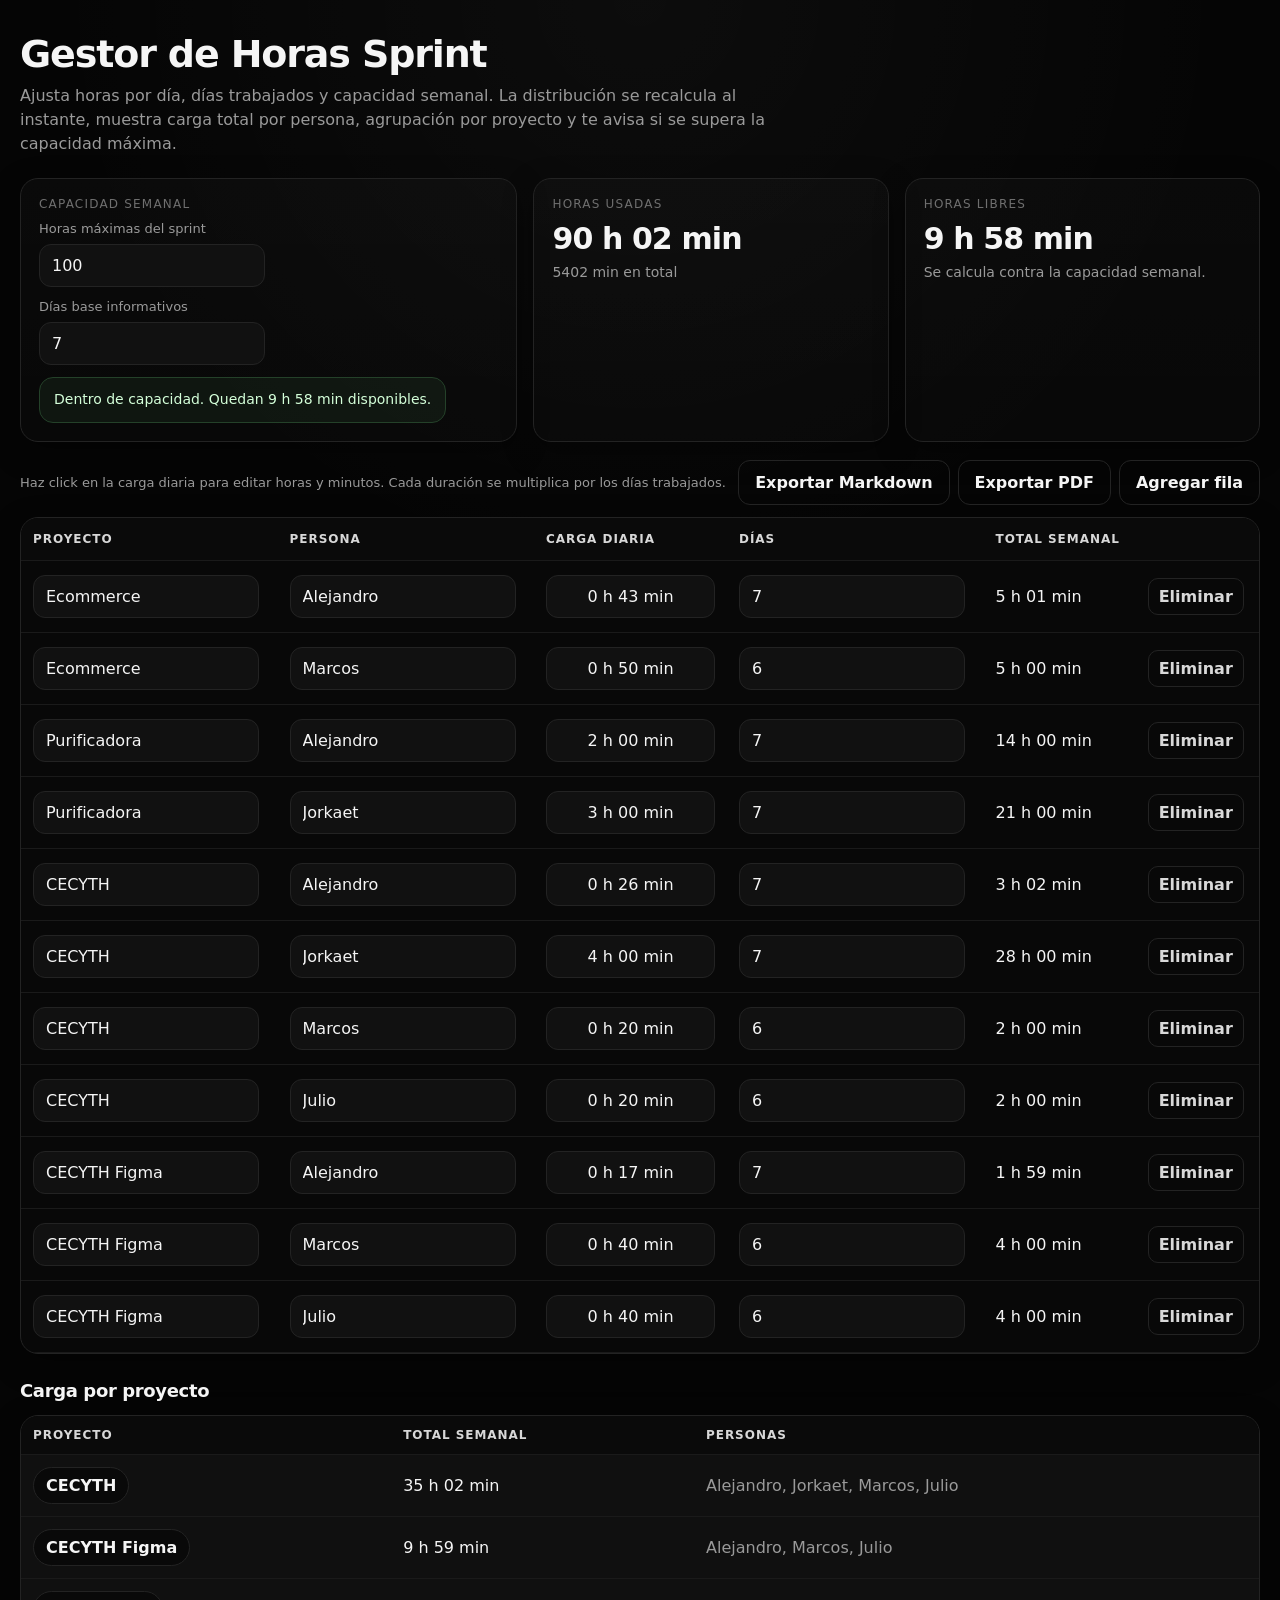
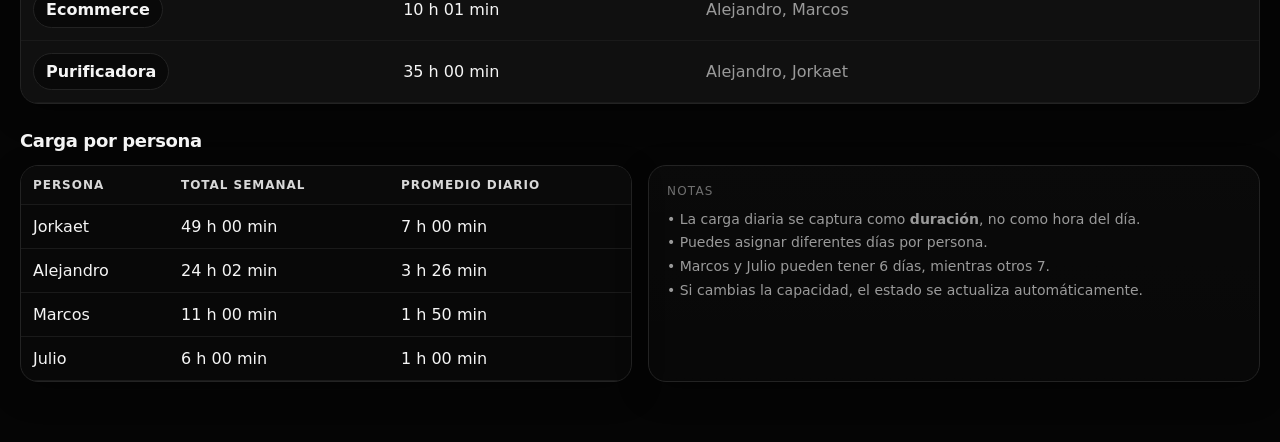
<file: index.html>
<!DOCTYPE html>
<html lang="es">

<head>
  <meta charset="UTF-8" />
  <meta name="viewport" content="width=device-width, initial-scale=1.0" />
  <title>Gestor de Horas Sprint</title>
  <link rel="stylesheet" href="styles.css">
</head>

<body>
  <div class="container">
    <div class="hero">
      <div>
        <h1>Gestor de Horas Sprint</h1>
        <p>
          Ajusta horas por día, días trabajados y capacidad semanal. La distribución se recalcula al instante,
          muestra carga total por persona, agrupación por proyecto y te avisa si se supera la capacidad máxima.
        </p>
      </div>
    </div>

    <div class="grid">
      <div class="card">
        <div class="label">Capacidad semanal</div>
        <div class="controls">
          <div class="field">
            <label for="capacidad">Horas máximas del sprint</label>
            <input type="number" id="capacidad" min="0" step="1" value="100" />
            <span class="print-only" id="capacidadPrint"></span>
          </div>
          <div class="field">
            <label for="diasBase">Días base informativos</label>
            <input type="number" id="diasBase" min="1" step="1" value="7" />
            <span class="print-only" id="diasBasePrint"></span>
          </div>
        </div>
        <div id="estado" class="status ok"></div>
      </div>

      <div class="card">
        <div class="label">Horas usadas</div>
        <div class="big" id="usado">0 h 00 min</div>
        <div class="sub" id="usadoDetalle">0 min en total</div>
      </div>

      <div class="card">
        <div class="label">Horas libres</div>
        <div class="big" id="disponible">0 h 00 min</div>
        <div class="sub">Se calcula contra la capacidad semanal.</div>
      </div>
    </div>

    <div class="toolbar">
      <div class="hint">Haz click en la carga diaria para editar horas y minutos. Cada duración se multiplica por los días trabajados.
      </div>
      <div class="actions">
        <button class="secondary" type="button" id="exportarMarkdownBtn">Exportar Markdown</button>
        <button class="secondary" type="button" id="exportarPdfBtn">Exportar PDF</button>
        <button class="secondary" type="button" id="agregarFilaBtn">Agregar fila</button>
      </div>
    </div>

    <div class="table-wrap">
      <table>
        <thead>
          <tr>
            <th>Proyecto</th>
            <th>Persona</th>
            <th>Carga diaria</th>
            <th>Días</th>
            <th>Total semanal</th>
            <th></th>
          </tr>
        </thead>
        <tbody id="tablaBody"></tbody>
      </table>
    </div>

    <h2 class="section-title">Carga por proyecto</h2>
    <div class="table-wrap mini-table">
      <table>
        <thead>
          <tr>
            <th>Proyecto</th>
            <th>Total semanal</th>
            <th>Personas</th>
          </tr>
        </thead>
        <tbody id="proyectosResumen"></tbody>
      </table>
    </div>

    <h2 class="section-title">Carga por persona</h2>
    <div class="summary-grid">
      <div class="table-wrap mini-table">
        <table>
          <thead>
            <tr>
              <th>Persona</th>
              <th>Total semanal</th>
              <th>Promedio diario</th>
            </tr>
          </thead>
          <tbody id="personasResumen"></tbody>
        </table>
      </div>

      <div class="card">
        <div class="label">Notas</div>
        <div class="sub" style="margin-top:0; line-height:1.7;">
          <div>• La carga diaria se captura como <strong>duración</strong>, no como hora del día.</div>
          <div>• Puedes asignar diferentes días por persona.</div>
          <div>• Marcos y Julio pueden tener 6 días, mientras otros 7.</div>
          <div>• Si cambias la capacidad, el estado se actualiza automáticamente.</div>
        </div>
      </div>
    </div>
  </div>
</body>

<script src="script.js"></script>

</html>
</file>
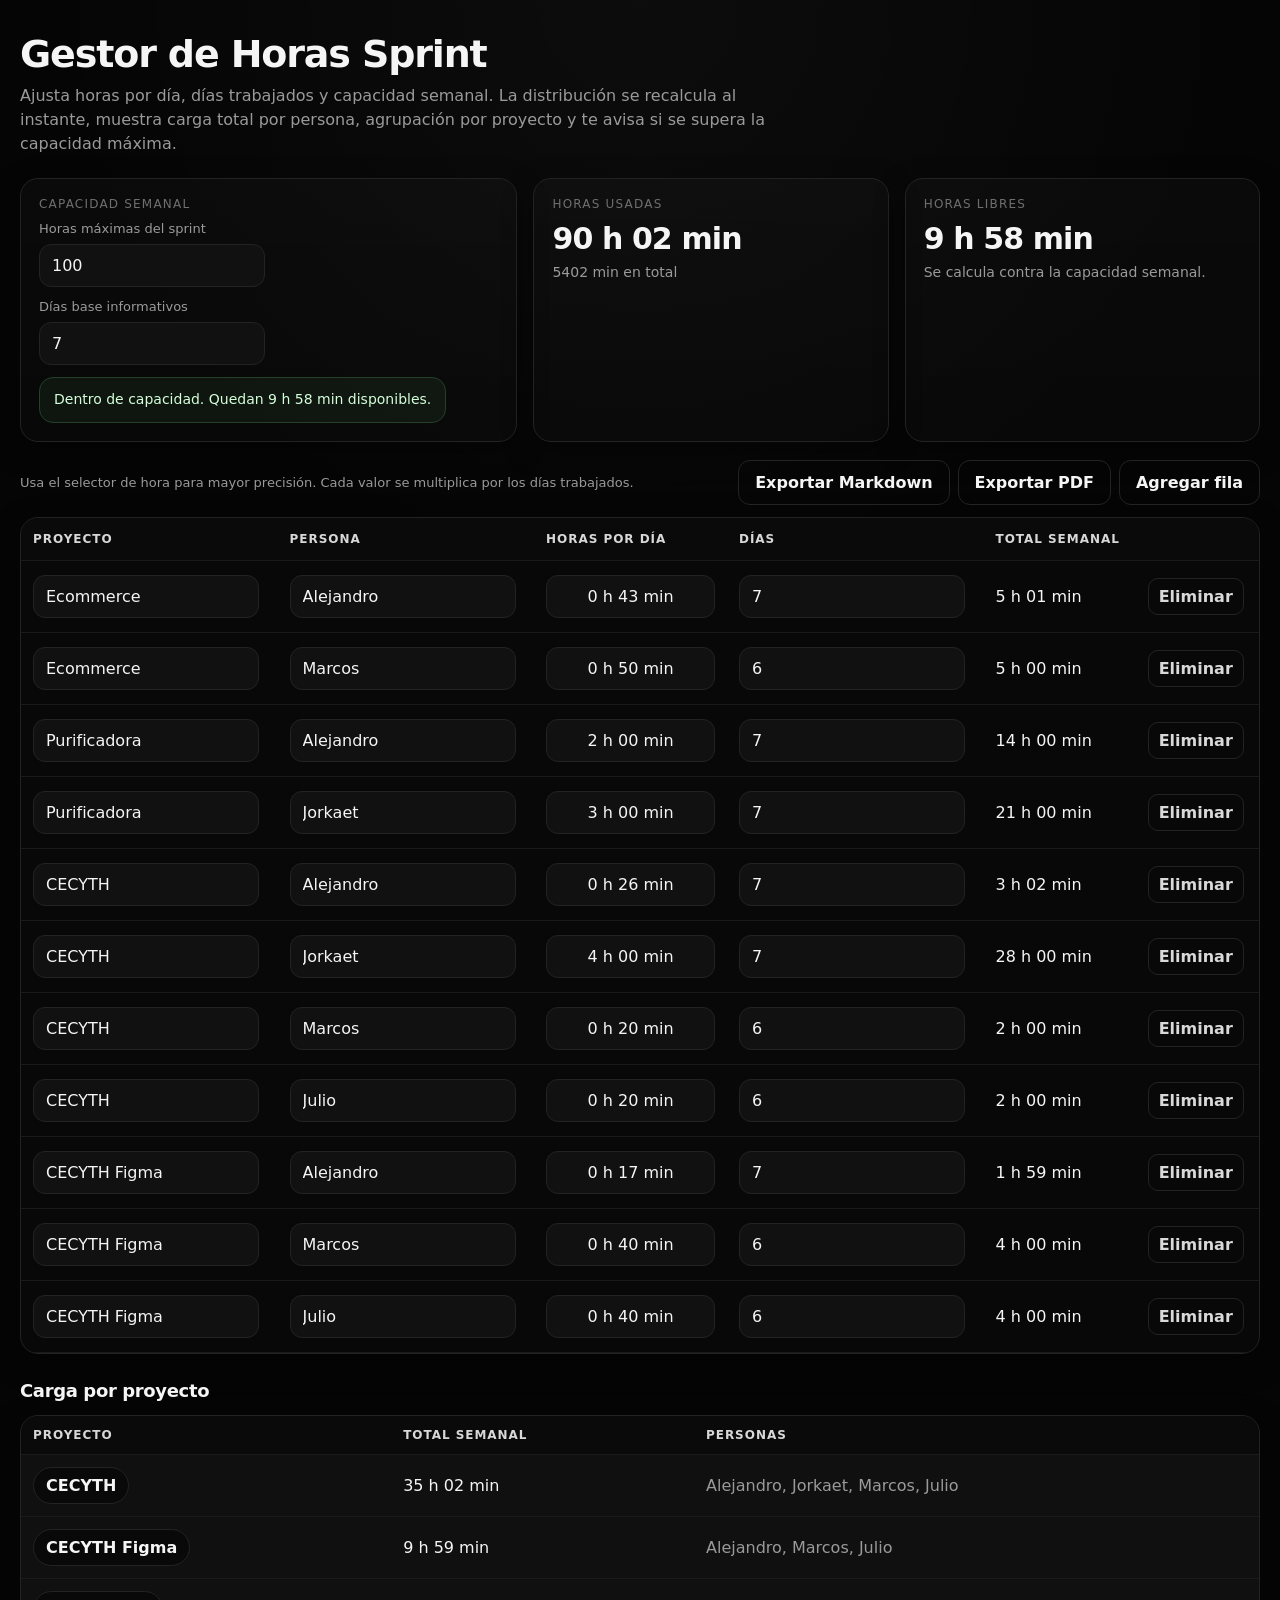
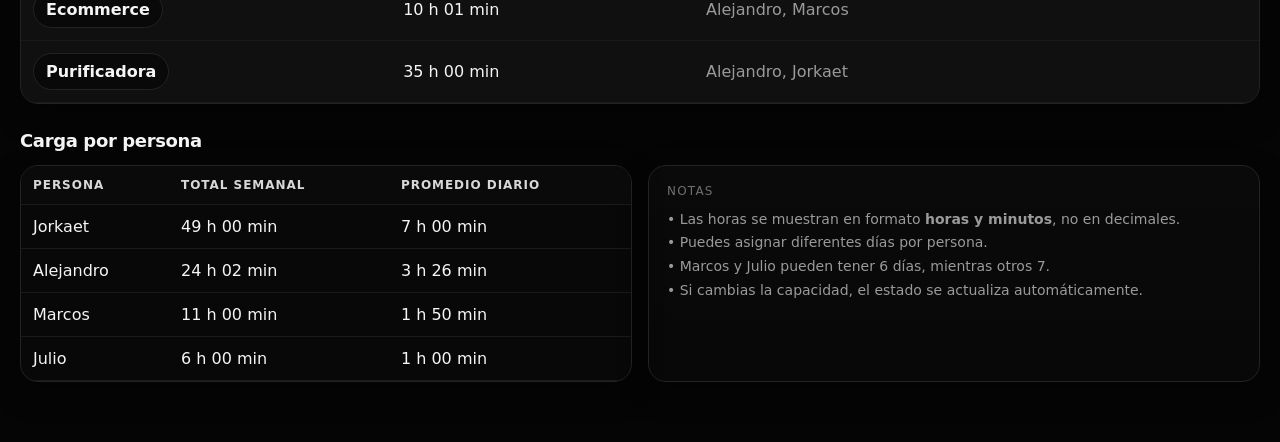
<file: distribucion.html>
<!DOCTYPE html>
<html lang="es">

<head>
  <meta charset="UTF-8" />
  <meta name="viewport" content="width=device-width, initial-scale=1.0" />
  <title>Gestor de Horas Sprint</title>
  <link rel="stylesheet" href="styles.css">
</head>

<body>
  <div class="container">
    <div class="hero">
      <div>
        <h1>Gestor de Horas Sprint</h1>
        <p>
          Ajusta horas por día, días trabajados y capacidad semanal. La distribución se recalcula al instante,
          muestra carga total por persona, agrupación por proyecto y te avisa si se supera la capacidad máxima.
        </p>
      </div>
    </div>

    <div class="grid">
      <div class="card">
        <div class="label">Capacidad semanal</div>
        <div class="controls">
          <div class="field">
            <label for="capacidad">Horas máximas del sprint</label>
            <input type="number" id="capacidad" min="0" step="1" value="100" />
            <span class="print-only" id="capacidadPrint"></span>
          </div>
          <div class="field">
            <label for="diasBase">Días base informativos</label>
            <input type="number" id="diasBase" min="1" step="1" value="7" />
            <span class="print-only" id="diasBasePrint"></span>
          </div>
        </div>
        <div id="estado" class="status ok"></div>
      </div>

      <div class="card">
        <div class="label">Horas usadas</div>
        <div class="big" id="usado">0 h 00 min</div>
        <div class="sub" id="usadoDetalle">0 min en total</div>
      </div>

      <div class="card">
        <div class="label">Horas libres</div>
        <div class="big" id="disponible">0 h 00 min</div>
        <div class="sub">Se calcula contra la capacidad semanal.</div>
      </div>
    </div>

    <div class="toolbar">
      <div class="hint">Usa el selector de hora para mayor precisión. Cada valor se multiplica por los días trabajados.
      </div>
      <div class="actions">
        <button class="secondary" type="button" id="exportarMarkdownBtn">Exportar Markdown</button>
        <button class="secondary" type="button" id="exportarPdfBtn">Exportar PDF</button>
        <button class="secondary" type="button" id="agregarFilaBtn">Agregar fila</button>
      </div>
    </div>

    <div class="table-wrap">
      <table>
        <thead>
          <tr>
            <th>Proyecto</th>
            <th>Persona</th>
            <th>Horas por día</th>
            <th>Días</th>
            <th>Total semanal</th>
            <th></th>
          </tr>
        </thead>
        <tbody id="tablaBody"></tbody>
      </table>
    </div>

    <h2 class="section-title">Carga por proyecto</h2>
    <div class="table-wrap mini-table">
      <table>
        <thead>
          <tr>
            <th>Proyecto</th>
            <th>Total semanal</th>
            <th>Personas</th>
          </tr>
        </thead>
        <tbody id="proyectosResumen"></tbody>
      </table>
    </div>

    <h2 class="section-title">Carga por persona</h2>
    <div class="summary-grid">
      <div class="table-wrap mini-table">
        <table>
          <thead>
            <tr>
              <th>Persona</th>
              <th>Total semanal</th>
              <th>Promedio diario</th>
            </tr>
          </thead>
          <tbody id="personasResumen"></tbody>
        </table>
      </div>

      <div class="card">
        <div class="label">Notas</div>
        <div class="sub" style="margin-top:0; line-height:1.7;">
          <div>• Las horas se muestran en formato <strong>horas y minutos</strong>, no en decimales.</div>
          <div>• Puedes asignar diferentes días por persona.</div>
          <div>• Marcos y Julio pueden tener 6 días, mientras otros 7.</div>
          <div>• Si cambias la capacidad, el estado se actualiza automáticamente.</div>
        </div>
      </div>
    </div>
  </div>
</body>

<script src="script.js"></script>

</html>
</file>
<file: styles.css>
:root {
  --bg: #050505;
  --panel: #0c0c0c;
  --panel-2: #111111;
  --border: #232323;
  --border-soft: #1a1a1a;
  --text: #f5f5f5;
  --muted: #9a9a9a;
  --muted-2: #6f6f6f;
  --ok: #d4ffd9;
  --ok-border: #244129;
  --warn: #ffe0e0;
  --warn-border: #4a2020;
  --shadow: 0 10px 30px rgba(0, 0, 0, .35);
  --radius: 18px;
}

* {
  box-sizing: border-box;
}

body {
  margin: 0;
  font-family: Inter, ui-sans-serif, system-ui, -apple-system, BlinkMacSystemFont, "Segoe UI", sans-serif;
  background: radial-gradient(circle at top, rgba(255, 255, 255, 0.03), transparent 28%), var(--bg);
  color: var(--text);
  min-height: 100vh;
  padding: 32px 20px 60px;
}

.container {
  max-width: 1240px;
  margin: 0 auto;
}

.hero {
  display: flex;
  justify-content: space-between;
  align-items: flex-start;
  gap: 20px;
  margin-bottom: 22px;
  flex-wrap: wrap;
}

.hero h1 {
  margin: 0 0 8px;
  font-size: clamp(28px, 5vw, 38px);
  font-weight: 700;
  letter-spacing: -0.03em;
}

.hero p {
  margin: 0;
  color: var(--muted);
  line-height: 1.5;
  max-width: 760px;
}

.grid {
  display: grid;
  grid-template-columns: 1.4fr 1fr 1fr;
  gap: 16px;
  margin-bottom: 18px;
}

.card {
  background: linear-gradient(180deg, rgba(255, 255, 255, 0.02), rgba(255, 255, 255, 0.01));
  border: 1px solid var(--border);
  border-radius: var(--radius);
  padding: 18px;
  box-shadow: var(--shadow);
}

.label {
  font-size: 12px;
  text-transform: uppercase;
  letter-spacing: .1em;
  color: var(--muted-2);
  margin-bottom: 10px;
}

.big {
  font-size: clamp(22px, 3vw, 30px);
  font-weight: 700;
  letter-spacing: -0.03em;
}

.sub {
  margin-top: 8px;
  color: var(--muted);
  font-size: 14px;
}

.status {
  display: inline-flex;
  align-items: center;
  gap: 10px;
  padding: 12px 14px;
  border-radius: 14px;
  font-size: 14px;
  line-height: 1.4;
  margin-top: 12px;
}

.status.ok {
  color: var(--ok);
  border: 1px solid var(--ok-border);
  background: rgba(36, 65, 41, .25);
}

.status.warn {
  color: var(--warn);
  border: 1px solid var(--warn-border);
  background: rgba(74, 32, 32, .25);
}

.controls {
  display: flex;
  align-items: end;
  gap: 12px;
  flex-wrap: wrap;
}

.field {
  display: flex;
  flex-direction: column;
  gap: 8px;
}

.field label {
  color: var(--muted);
  font-size: 13px;
}

input,
button {
  font: inherit;
}

input[type="number"],
input[type="text"] {
  background: var(--panel-2);
  color: var(--text);
  border: 1px solid var(--border);
  border-radius: 12px;
  padding: 11px 12px;
  outline: none;
  transition: border-color .2s ease;
}

.duration-control {
  min-width: 164px;
}

.duration-display {
  width: 100%;
  justify-content: flex-start;
  background: var(--panel-2);
  color: var(--text);
  border: 1px solid var(--border);
  padding: 11px 12px;
  font-weight: 500;
  box-shadow: none;
}

.duration-display:hover {
  transform: none;
  border-color: #4b4b4b;
}

.duration-control.is-editing .duration-display {
  display: none;
}

.duration-editor {
  display: none;
  align-items: center;
  gap: 8px;
  flex-wrap: wrap;
}

.duration-control.is-editing .duration-editor {
  display: flex;
}

.duration-part {
  display: inline-flex;
  align-items: center;
  gap: 6px;
  color: var(--muted);
  font-size: 13px;
}

.duration-editor input[type="number"] {
  width: 72px;
  padding: 10px 12px;
}

input:focus {
  border-color: #4b4b4b;
}

button {
  background: #f5f5f5;
  color: #050505;
  border: none;
  border-radius: 12px;
  padding: 12px 16px;
  cursor: pointer;
  font-weight: 600;
  transition: transform .15s ease, opacity .2s ease;
}

button:hover {
  transform: translateY(-1px);
}

button.secondary {
  background: transparent;
  color: var(--text);
  border: 1px solid var(--border);
}

.table-wrap {
  overflow: auto;
  border-radius: var(--radius);
  border: 1px solid var(--border);
  background: rgba(255, 255, 255, 0.01);
  box-shadow: var(--shadow);
}

table {
  width: 100%;
  border-collapse: collapse;
  min-width: 860px;
}

thead th {
  background: #0a0a0a;
  color: #d8d8d8;
  font-size: 12px;
  text-transform: uppercase;
  letter-spacing: .08em;
  font-weight: 600;
  position: sticky;
  top: 0;
  z-index: 1;
}

th,
td {
  padding: 14px 12px;
  border-bottom: 1px solid var(--border-soft);
  text-align: left;
}

tbody tr:hover {
  background: rgba(255, 255, 255, 0.02);
}

tbody tr.group-row {
  background: rgba(255, 255, 255, 0.03);
}

.project-pill {
  display: inline-flex;
  align-items: center;
  padding: 8px 12px;
  border-radius: 999px;
  border: 1px solid var(--border);
  background: #090909;
  font-weight: 600;
}

.hours-cell {
  font-variant-numeric: tabular-nums;
  white-space: nowrap;
}

.muted {
  color: var(--muted);
}

.section-title {
  margin: 26px 0 14px;
  font-size: 18px;
  letter-spacing: -0.02em;
}

.summary-grid {
  display: grid;
  grid-template-columns: repeat(2, minmax(0, 1fr));
  gap: 16px;
}

.mini-table table {
  min-width: unset;
}

.mini-table th,
.mini-table td {
  padding: 12px;
}

.actions {
  display: flex;
  gap: 8px;
  align-items: center;
  flex-wrap: wrap;
}

.remove-btn {
  background: transparent;
  color: #d9d9d9;
  border: 1px solid var(--border);
  padding: 8px 10px;
  border-radius: 10px;
}

.toolbar {
  display: flex;
  justify-content: space-between;
  align-items: center;
  gap: 12px;
  margin: 18px 0 12px;
  flex-wrap: wrap;
}

.hint {
  color: var(--muted);
  font-size: 13px;
}

.tiempo-exportado {
  display: none;
}

.print-only {
  display: none;
}

@media (max-width: 980px) {

  .grid,
  .summary-grid {
    grid-template-columns: 1fr;
  }
}

@media print {
  @page {
    size: auto;
    margin: 12mm;
  }

  body {
    background: #ffffff;
    color: #000000;
    padding: 0;
    font-size: 11pt;
  }

  .toolbar,
  .remove-btn,
  #agregarFilaBtn,
  #exportarMarkdownBtn,
  #exportarPdfBtn,
  button {
    display: none !important;
  }

  .duration-display,
  .duration-editor {
    display: none !important;
  }

  .print-only,
  .tiempo-exportado {
    display: inline !important;
    color: #000000;
  }

  .container {
    max-width: none;
  }

  .card,
  .table-wrap {
    box-shadow: none;
    border: 1px solid #d9d9d9;
    background: #ffffff;
  }

  .table-wrap {
    overflow: visible;
  }

  table {
    min-width: 0;
    table-layout: fixed;
  }

  th,
  td {
    padding: 10px 8px;
    word-break: break-word;
    overflow-wrap: anywhere;
    vertical-align: top;
  }

  tr,
  .card,
  .table-wrap {
    break-inside: avoid;
  }

  .summary-grid {
    grid-template-columns: 1fr;
  }

  .field input {
    display: none !important;
  }

  .field .print-only {
    display: block !important;
    padding: 2px 0;
    font-weight: 600;
  }

  .table-print-value {
    display: inline !important;
  }

  .table-wrap input[type="text"],
  .table-wrap input[type="number"] {
    display: none !important;
  }

  thead th {
    position: static;
    background: #f5f5f5;
    color: #000000;
  }

  .project-pill {
    border: 1px solid #d9d9d9;
    background: #ffffff;
    color: #000000;
  }

  .status.ok,
  .status.warn {
    color: #000000;
    background: #ffffff;
    border: 1px solid #d9d9d9;
  }

  .hint {
    display: none;
  }
}
</file>
